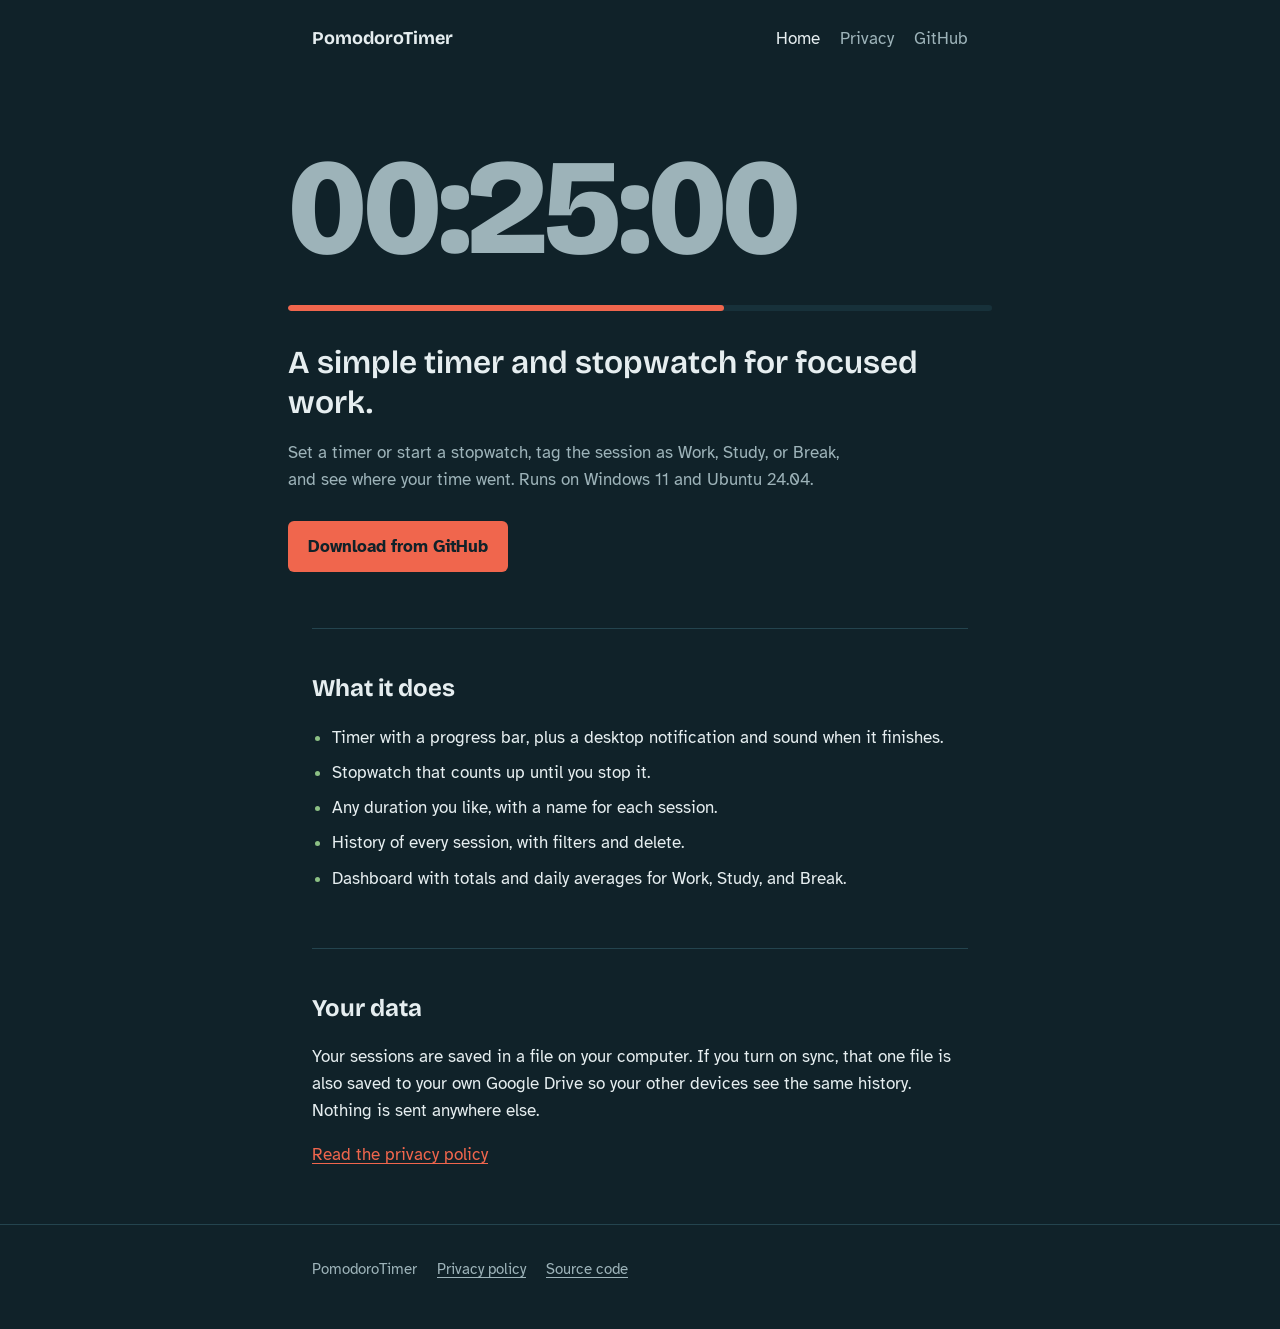
<file: index.html>
<!doctype html>
<html lang="en">
  <head>
    <meta charset="utf-8" />
    <meta name="viewport" content="width=device-width, initial-scale=1" />
    <title>
      PomodoroTimer — a simple timer and stopwatch for Windows and Linux
    </title>
    <meta
      name="description"
      content="A simple Pomodoro timer and stopwatch for Windows 11 and Ubuntu, with session history and optional Google Drive sync."
    />
    <link rel="preconnect" href="https://fonts.googleapis.com" />
    <link rel="preconnect" href="https://fonts.gstatic.com" crossorigin />
    <link
      href="https://fonts.googleapis.com/css2?family=Atkinson+Hyperlegible:wght@400;700&family=Bricolage+Grotesque:wght@600;700;800&display=swap"
      rel="stylesheet"
    />
    <link rel="stylesheet" href="style.css" />
  </head>
  <body>
    <header class="site-header">
      <div class="wrap">
        <a class="brand" href="./">PomodoroTimer</a>
        <nav>
          <a href="./" aria-current="page">Home</a>
          <a href="privacy.html">Privacy</a>
          <a href="https://github.com/abdullah-al-mahmud-18/pomodoro-timer"
            >GitHub</a
          >
        </nav>
      </div>
    </header>

    <main>
      <div class="wrap hero">
        <p class="readout" aria-hidden="true">00:25:00</p>
        <div class="progress" aria-hidden="true"><span></span></div>
        <h1>A simple timer and stopwatch for focused work.</h1>
        <p>
          Set a timer or start a stopwatch, tag the session as Work, Study, or
          Break, and see where your time went. Runs on Windows 11 and Ubuntu
          24.04.
        </p>
        <a
          class="button"
          href="https://github.com/abdullah-al-mahmud-18/pomodoro-timer/releases"
          >Download from GitHub</a
        >
      </div>

      <div class="wrap">
        <section>
          <h2>What it does</h2>
          <ul>
            <li>
              Timer with a progress bar, plus a desktop notification and sound
              when it finishes.
            </li>
            <li>Stopwatch that counts up until you stop it.</li>
            <li>Any duration you like, with a name for each session.</li>
            <li>History of every session, with filters and delete.</li>
            <li>
              Dashboard with totals and daily averages for Work, Study, and
              Break.
            </li>
          </ul>
        </section>

        <section>
          <h2>Your data</h2>
          <p>
            Your sessions are saved in a file on your computer. If you turn on
            sync, that one file is also saved to your own Google Drive so your
            other devices see the same history. Nothing is sent anywhere else.
          </p>
          <p><a href="privacy.html">Read the privacy policy</a></p>
        </section>
      </div>
    </main>

    <footer class="site-footer">
      <div class="wrap">
        <span>PomodoroTimer</span>
        <a href="privacy.html">Privacy policy</a>
        <a href="https://github.com/abdullah-al-mahmud-18/pomodoro-timer"
          >Source code</a
        >
      </div>
    </footer>
  </body>
</html>
</file>
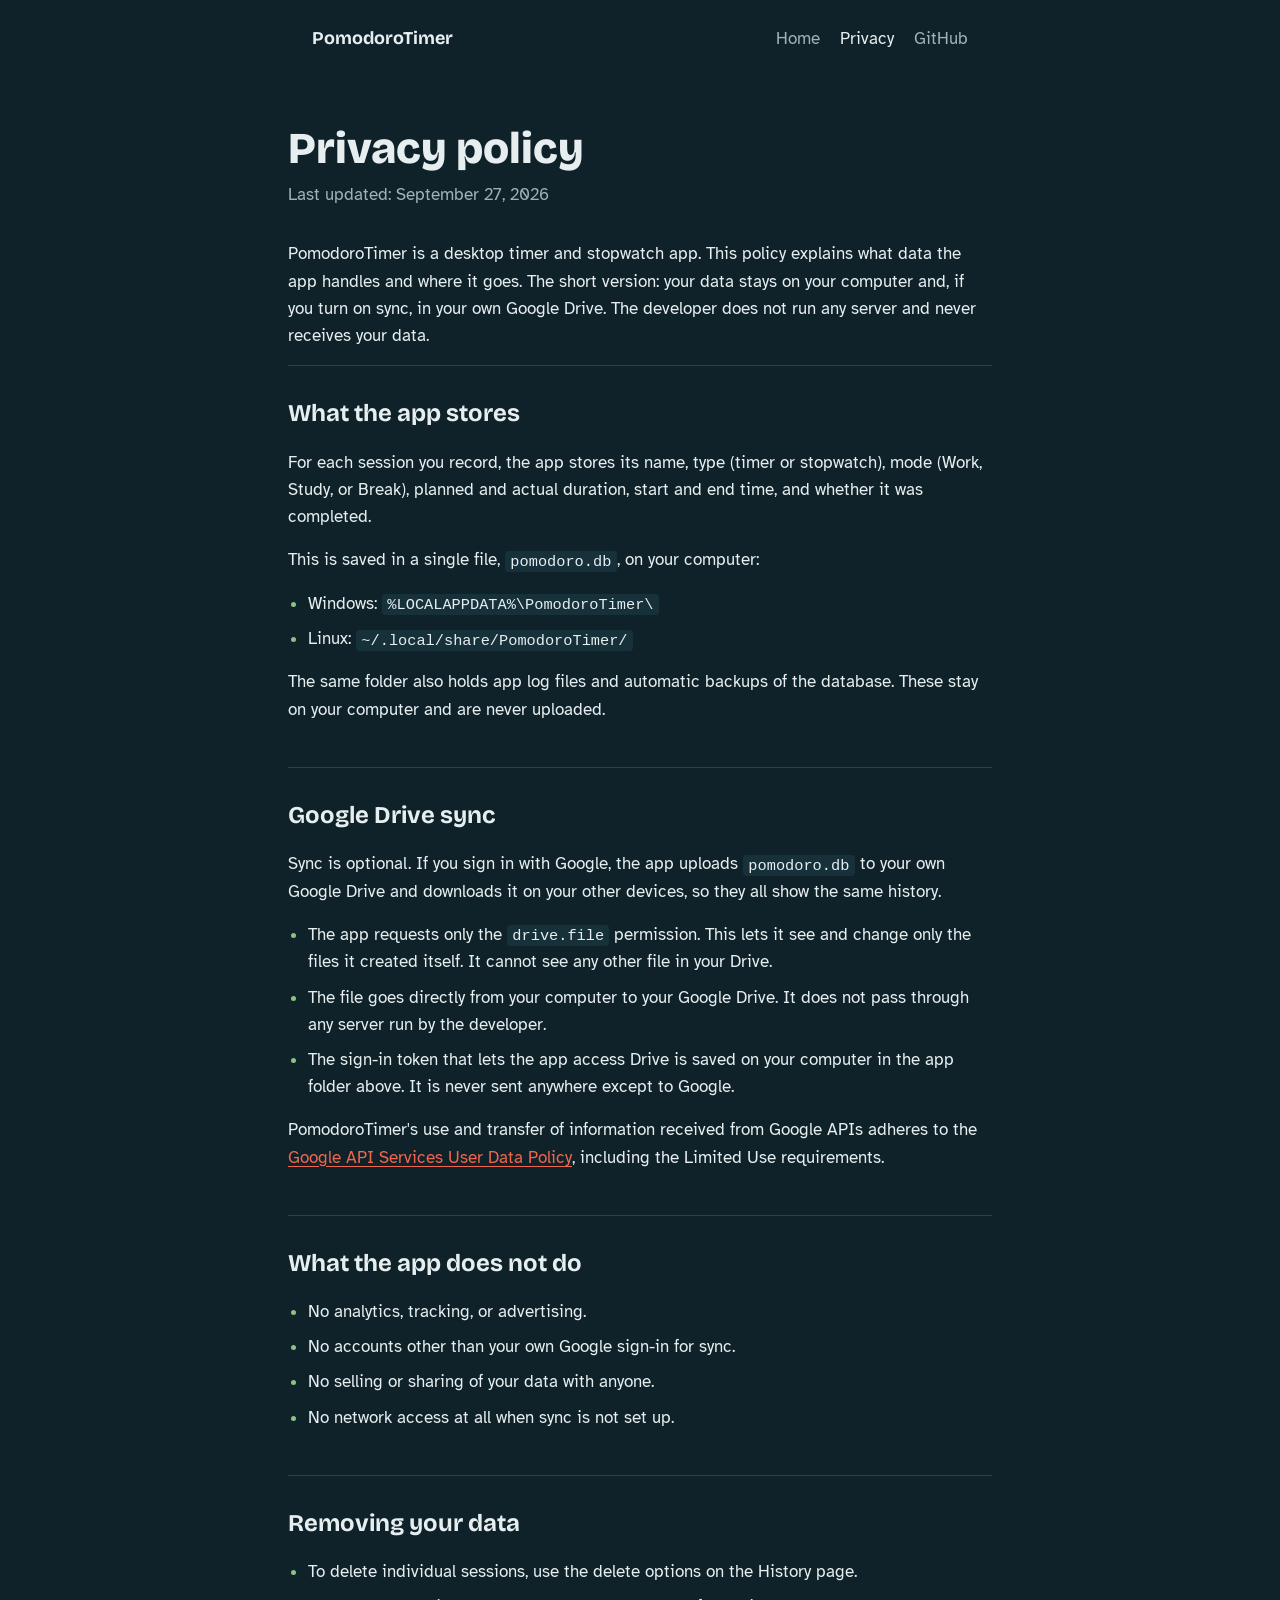
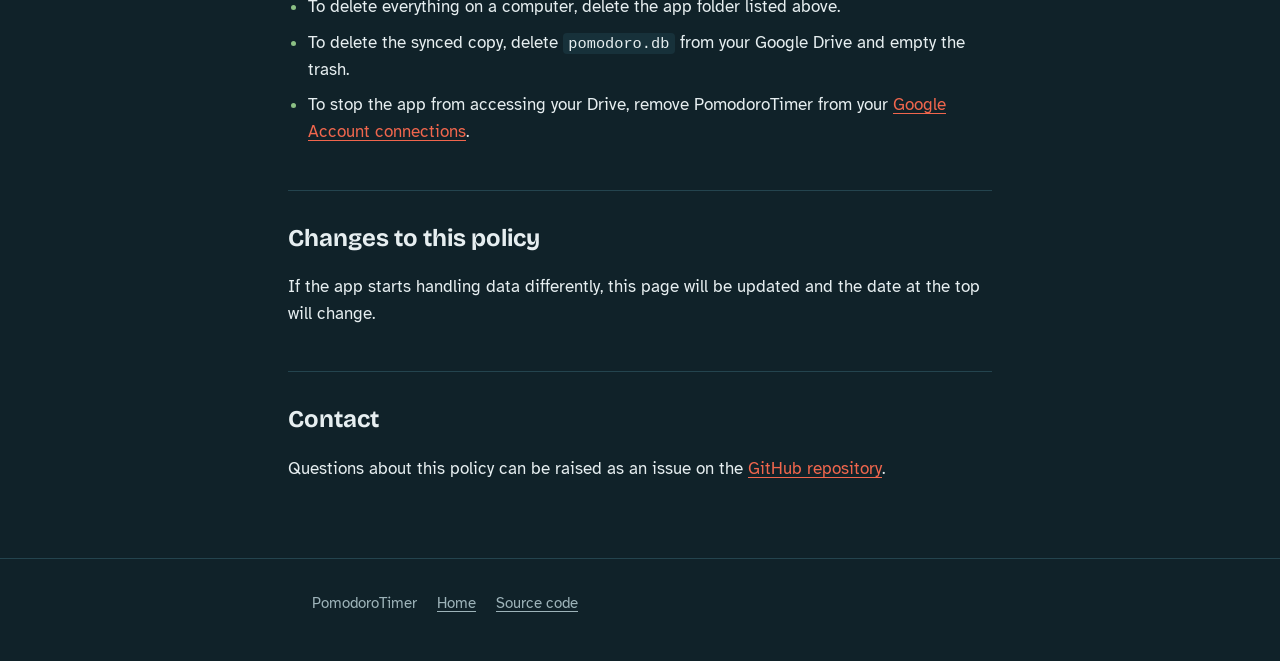
<file: privacy.html>
<!DOCTYPE html>
<html lang="en">
<head>
  <meta charset="utf-8">
  <meta name="viewport" content="width=device-width, initial-scale=1">
  <title>Privacy policy — PomodoroTimer</title>
  <meta name="description" content="How PomodoroTimer handles your data.">
  <link rel="preconnect" href="https://fonts.googleapis.com">
  <link rel="preconnect" href="https://fonts.gstatic.com" crossorigin>
  <link href="https://fonts.googleapis.com/css2?family=Atkinson+Hyperlegible:wght@400;700&family=Bricolage+Grotesque:wght@600;700;800&display=swap" rel="stylesheet">
  <link rel="stylesheet" href="style.css">
</head>
<body>
  <header class="site-header">
    <div class="wrap">
      <a class="brand" href="./">PomodoroTimer</a>
      <nav>
        <a href="./">Home</a>
        <a href="privacy.html" aria-current="page">Privacy</a>
        <a href="https://github.com/YOUR-USERNAME/YOUR-REPO">GitHub</a>
      </nav>
    </div>
  </header>

  <main class="wrap doc">
    <h1>Privacy policy</h1>
    <p class="updated">Last updated: September 27, 2026</p>

    <p>PomodoroTimer is a desktop timer and stopwatch app. This policy explains what data the app handles and where it goes. The short version: your data stays on your computer and, if you turn on sync, in your own Google Drive. The developer does not run any server and never receives your data.</p>

    <section>
      <h2>What the app stores</h2>
      <p>For each session you record, the app stores its name, type (timer or stopwatch), mode (Work, Study, or Break), planned and actual duration, start and end time, and whether it was completed.</p>
      <p>This is saved in a single file, <code>pomodoro.db</code>, on your computer:</p>
      <ul>
        <li>Windows: <code>%LOCALAPPDATA%\PomodoroTimer\</code></li>
        <li>Linux: <code>~/.local/share/PomodoroTimer/</code></li>
      </ul>
      <p>The same folder also holds app log files and automatic backups of the database. These stay on your computer and are never uploaded.</p>
    </section>

    <section>
      <h2>Google Drive sync</h2>
      <p>Sync is optional. If you sign in with Google, the app uploads <code>pomodoro.db</code> to your own Google Drive and downloads it on your other devices, so they all show the same history.</p>
      <ul>
        <li>The app requests only the <code>drive.file</code> permission. This lets it see and change only the files it created itself. It cannot see any other file in your Drive.</li>
        <li>The file goes directly from your computer to your Google Drive. It does not pass through any server run by the developer.</li>
        <li>The sign-in token that lets the app access Drive is saved on your computer in the app folder above. It is never sent anywhere except to Google.</li>
      </ul>
      <p>PomodoroTimer's use and transfer of information received from Google APIs adheres to the <a href="https://developers.google.com/terms/api-services-user-data-policy">Google API Services User Data Policy</a>, including the Limited Use requirements.</p>
    </section>

    <section>
      <h2>What the app does not do</h2>
      <ul>
        <li>No analytics, tracking, or advertising.</li>
        <li>No accounts other than your own Google sign-in for sync.</li>
        <li>No selling or sharing of your data with anyone.</li>
        <li>No network access at all when sync is not set up.</li>
      </ul>
    </section>

    <section>
      <h2>Removing your data</h2>
      <ul>
        <li>To delete individual sessions, use the delete options on the History page.</li>
        <li>To delete everything on a computer, delete the app folder listed above.</li>
        <li>To delete the synced copy, delete <code>pomodoro.db</code> from your Google Drive and empty the trash.</li>
        <li>To stop the app from accessing your Drive, remove PomodoroTimer from your <a href="https://myaccount.google.com/connections">Google Account connections</a>.</li>
      </ul>
    </section>

    <section>
      <h2>Changes to this policy</h2>
      <p>If the app starts handling data differently, this page will be updated and the date at the top will change.</p>
    </section>

    <section>
      <h2>Contact</h2>
      <p>Questions about this policy can be raised as an issue on the <a href="https://github.com/YOUR-USERNAME/YOUR-REPO/issues">GitHub repository</a>.</p>
    </section>
  </main>

  <footer class="site-footer">
    <div class="wrap">
      <span>PomodoroTimer</span>
      <a href="./">Home</a>
      <a href="https://github.com/YOUR-USERNAME/YOUR-REPO">Source code</a>
    </div>
  </footer>
</body>
</html>
</file>
<file: style.css>
:root {
  --ink: #102229;
  --surface: #17313a;
  --line: #24444e;
  --text: #e6eef0;
  --muted: #9db3b9;
  --tomato: #f0664d;
  --leaf: #8cc084;
  --display: "Bricolage Grotesque", "Segoe UI", system-ui, sans-serif;
  --body: "Atkinson Hyperlegible", "Segoe UI", system-ui, sans-serif;
}

* { box-sizing: border-box; }

html { background: var(--ink); }

body {
  margin: 0;
  background: var(--ink);
  color: var(--text);
  font-family: var(--body);
  font-size: 1.0625rem;
  line-height: 1.6;
}

.wrap {
  max-width: 44rem;
  margin: 0 auto;
  padding: 0 1.5rem;
}

a { color: var(--tomato); text-underline-offset: 0.2em; }
a:hover { color: #ff8a73; }
a:focus-visible {
  outline: 2px solid var(--leaf);
  outline-offset: 3px;
  border-radius: 2px;
}

/* Header */
.site-header { padding: 1.5rem 0; }
.site-header .wrap {
  display: flex;
  justify-content: space-between;
  align-items: baseline;
  gap: 1rem;
  flex-wrap: wrap;
}
.brand {
  font-family: var(--display);
  font-weight: 700;
  font-size: 1.125rem;
  color: var(--text);
  text-decoration: none;
}
.site-header nav { display: flex; gap: 1.25rem; }
.site-header nav a { color: var(--muted); text-decoration: none; }
.site-header nav a:hover,
.site-header nav a[aria-current="page"] { color: var(--text); }

/* Hero: the timer readout is the one bold element */
.hero { padding: 4rem 0 3.5rem; }
.readout {
  font-family: var(--display);
  font-weight: 800;
  font-size: clamp(3.5rem, 16vw, 8.5rem);
  line-height: 1;
  letter-spacing: -0.03em;
  font-variant-numeric: tabular-nums;
  margin: 0;
}
.progress {
  height: 6px;
  background: var(--surface);
  border-radius: 3px;
  margin: 1.25rem 0 2rem;
  overflow: hidden;
}
.progress span {
  display: block;
  height: 100%;
  width: 62%;
  background: var(--tomato);
  border-radius: 3px;
  animation: fill 1.6s ease-out both;
}
@keyframes fill { from { width: 0; } }
@media (prefers-reduced-motion: reduce) {
  .progress span { animation: none; }
}
.hero h1 {
  font-family: var(--display);
  font-weight: 600;
  font-size: clamp(1.5rem, 4vw, 2rem);
  line-height: 1.25;
  margin: 0 0 1rem;
}
.hero p { color: var(--muted); margin: 0 0 1.75rem; max-width: 36rem; }

.button {
  display: inline-block;
  background: var(--tomato);
  color: var(--ink);
  font-weight: 700;
  text-decoration: none;
  padding: 0.75rem 1.25rem;
  border-radius: 6px;
}
.button:hover { background: #ff7d65; color: var(--ink); }

/* Content sections */
section { padding: 2.5rem 0; border-top: 1px solid var(--line); }
h2 {
  font-family: var(--display);
  font-weight: 700;
  font-size: 1.5rem;
  margin: 0 0 1rem;
}
h3 { font-size: 1.0625rem; margin: 1.75rem 0 0.5rem; }
ul { padding-left: 1.25rem; margin: 0 0 1rem; }
li { margin-bottom: 0.5rem; }
li::marker { color: var(--leaf); }
p { margin: 0 0 1rem; }
code {
  background: var(--surface);
  padding: 0.1em 0.35em;
  border-radius: 4px;
  font-size: 0.9em;
  word-break: break-word;
}

/* Privacy page */
.doc { padding: 3rem 0 2rem; }
.doc h1 {
  font-family: var(--display);
  font-weight: 800;
  font-size: clamp(2rem, 6vw, 2.75rem);
  line-height: 1.1;
  margin: 0 0 0.5rem;
}
.doc .updated { color: var(--muted); margin-bottom: 2rem; }
.doc section { padding: 1.75rem 0; }

/* Footer */
.site-footer { padding: 2rem 0 3rem; border-top: 1px solid var(--line); color: var(--muted); font-size: 0.9375rem; }
.site-footer .wrap { display: flex; gap: 1.25rem; flex-wrap: wrap; }
.site-footer a { color: var(--muted); }
</file>
